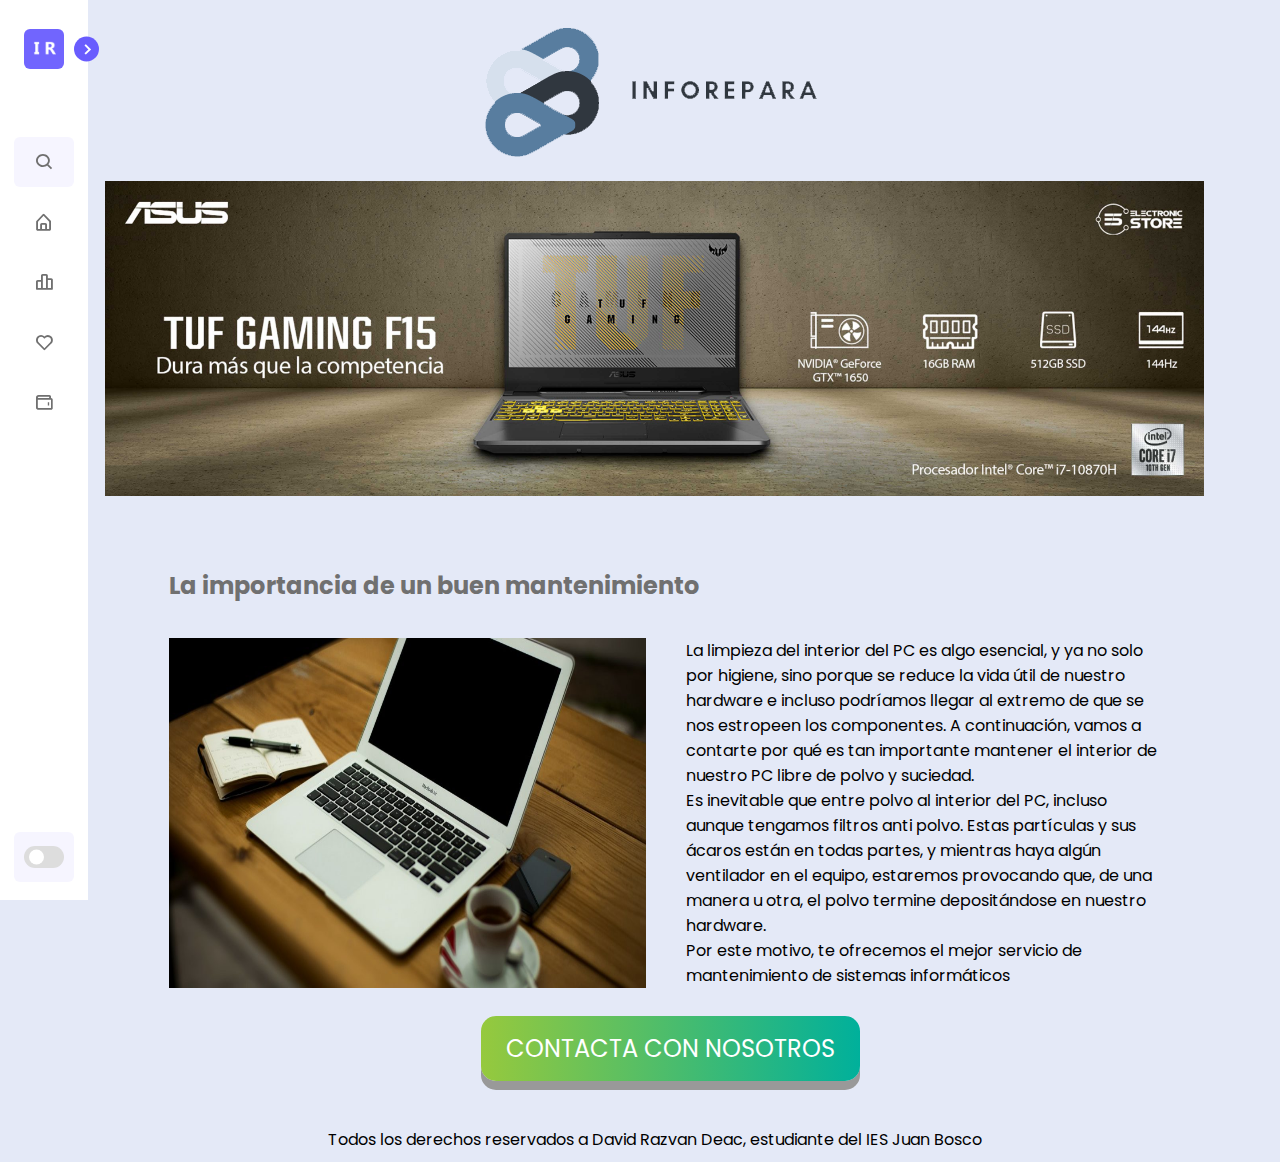
<file: index.html>
<!DOCTYPE html>
<html lang="en">
<head>
    <meta charset="UTF-8">
    <meta http-equiv="X-UA-Compatible" content="IE=edge">
    <meta name="viewport" content="width=device-width, initial-scale=1.0">
		<link rel="shortcut icon" href="images/icon.png" type="image/png" />
    <!----======== CSS ======== -->
    <link rel="stylesheet" href="css/nav.css">
	<link rel="stylesheet" href="css/index.css">

    <!----===== Boxicons CSS ===== -->
    <link href='https://unpkg.com/boxicons@2.1.1/css/boxicons.min.css' rel='stylesheet'>
	<link rel="stylesheet" href="https://cdnjs.cloudflare.com/ajax/libs/font-awesome/5.15.2/css/all.min.css"/>
    <meta name="viewport" content="width=device-width, initial-scale=1.0">
	
	<!---====JS=====---->
	<script defer src="js/scriptnav.js"></script>
	<script defer src="js/slideshow.js"></script>
  
    <title>InfoRepara, Tu tienda de Informática</title>
	<meta name="description" content="Tu tienda de Informática de confianza, siempre disponible para cualquier problema técnico, no dudes en contactarnos">
</head>
<body>
    <nav class="sidebar close">
        <header>
            <div class="image-text">
                <span class="image">
                    <img src="images/logonav.png" alt="">
                </span>

                <div class="text logo-text">
                    <span class="name">InfoRepara</span>
                    <span class="profession">Tienda de <br/>Informática</span>
                </div>
            </div>

            <i class='bx bx-chevron-right toggle'></i>
        </header>

        <div class="menu-bar">
            <div class="menu">

                <li class="search-box">
                    <i class='bx bx-search icon'></i>
                    <input type="text" placeholder="Search...">
                </li>

                <ul class="menu-links">
                    <li class="nav-link">
                        <a href="#">
                            <i class='bx bx-home-alt icon' ></i>
                            <span class="text nav-text">Inicio</span>
                        </a>
                    </li>

                    <li class="nav-link">
                        <a href="portfolio/componentes.html">
                            <i class='bx bx-bar-chart-alt-2 icon' ></i>
                            <span class="text nav-text">Componentes</span>
                        </a>
                    </li>

                    <li class="nav-link">
                        <a href="portfolio/about.html">
                            <i class='bx bx-heart icon' ></i>
                            <span class="text nav-text">Sobre nosotros</span>
                        </a>
                    </li>

                    <li class="nav-link">
                        <a href="portfolio/contacto.html">
                            <i class='bx bx-wallet icon' ></i>
                            <span class="text nav-text">Contacto</span>
                        </a>
                    </li>

                </ul>
            </div>

            <div class="bottom-content">

                <li class="mode">
                    <div class="sun-moon">
                        <i class='bx bx-moon icon moon'></i>
                        <i class='bx bx-sun icon sun'></i>
                    </div>
                    <span class="mode-text text">Dark mode</span>

                    <div class="toggle-switch">
                        <span class="switch"></span>
                    </div>
                </li>
                
            </div>
        </div>

    </nav>
    <main class="home">
		
		<section>
		<div class="logomain">
		<img class="logomainn" alt="logomain"/>
		</div>
    <div class="slideshow-container">

      <div class="mySlides fade">
        <img src="images/banner1.jpg" alt="banner" style="width:100%">
      </div>

      <div class="mySlides fade">
        <img src="images/banner2.jpg" alt="banner" style="width:100%">
      </div>

      <div class="mySlides fade">
        <img src="images/banner.jpg" alt="banner" style="width:100%">
      </div>
      <br>
    </div>
    <div style="text-align:center" class="dotclass">
      <span class="dot"></span>
      <span class="dot"></span>
      <span class="dot"></span>
    </div>
    <section id="sindex">
      <article id="aindex">
        <div class="h2index">
          <h2 class="h2text">La importancia de un buen mantenimiento</h2>
        </div>
        <br/>
        <div class="img-texto">
          <div class="inimg">
          <img src="images/index.jpg" alt="indeximg" class="imagenindex"/>
        </div>
        <div>
        <p class="texto">La limpieza del interior del PC es algo esencial, y ya no solo por higiene, sino porque se reduce la vida
          útil de nuestro hardware e incluso podríamos llegar al extremo de que se nos estropeen los componentes. A
          continuación, vamos a contarte por qué es tan importante mantener el interior de nuestro PC libre de polvo y
          suciedad.
          <br/>
          Es inevitable que entre polvo al interior del PC, incluso aunque tengamos filtros anti polvo. Estas partículas
          y sus ácaros están en todas partes, y mientras haya algún ventilador en el equipo, estaremos provocando que,
          de una manera u otra, el polvo termine depositándose en nuestro hardware.
          <br/>
          Por este motivo, te ofrecemos el mejor servicio de mantenimiento de sistemas informáticos</p>
        </div>
      </div>
      </article>
      <br/>
      <div class="boton">
        <a href="portfolio/contacto.html" class="botoncontacto">CONTACTA CON NOSOTROS</a>
        </div>
		<br/>
		<br/>
    </section>
				  <footer>
  <p class="tfooter">Todos los derechos reservados a David Razvan Deac, estudiante del <a href="https://www.iesjuanbosco.es/" class="enlaceinsti">IES Juan Bosco</a><p>
  </footer>
</section>
		</main>
			

</body>
</html>
</file>
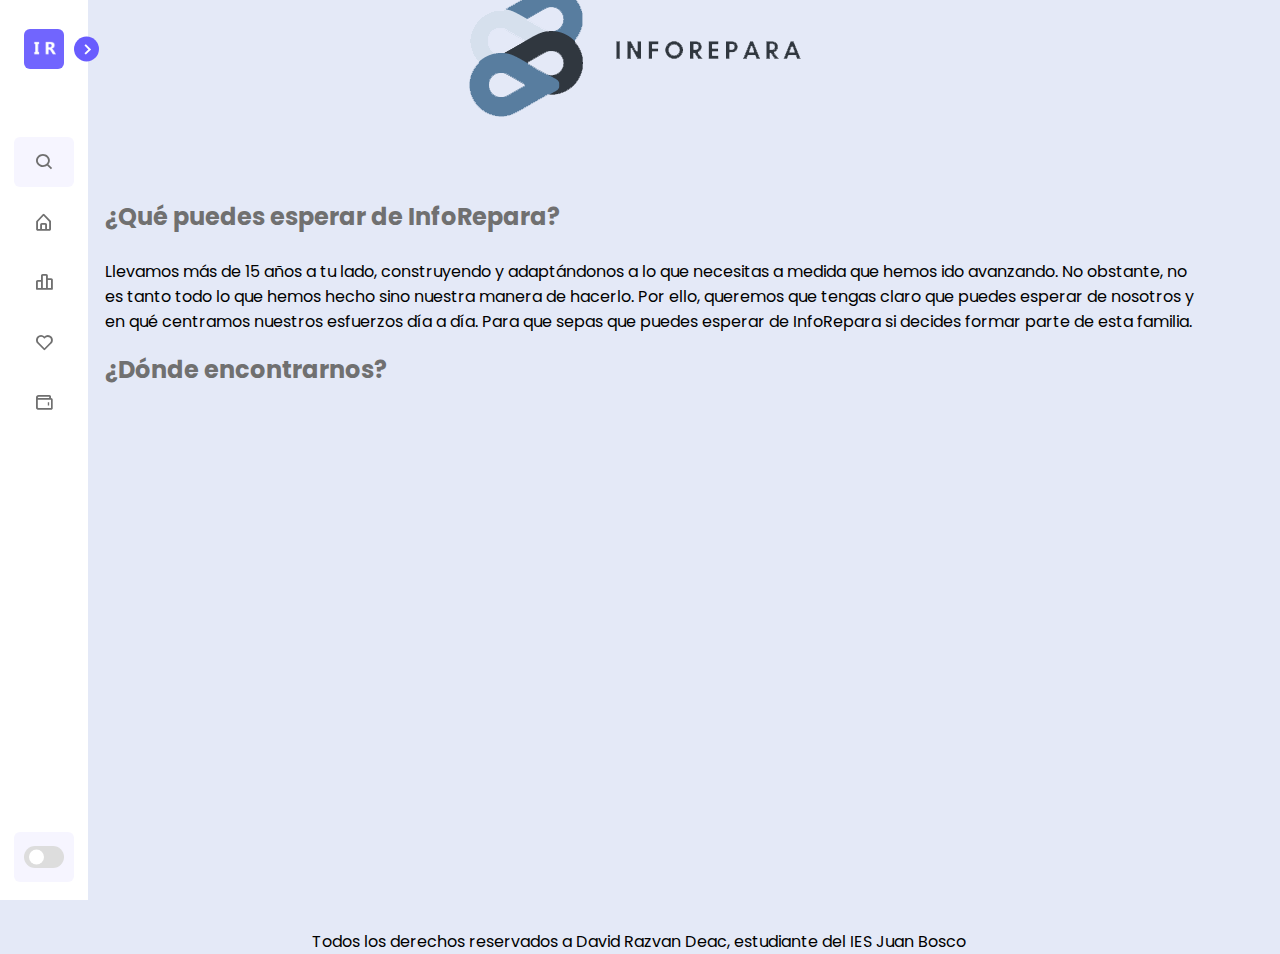
<file: portfolio/about.html>
<!DOCTYPE html>
<html lang="en">
<head>
    <meta charset="UTF-8">
    <meta http-equiv="X-UA-Compatible" content="IE=edge">
    <meta name="viewport" content="width=device-width, initial-scale=1.0">
	<link rel="shortcut icon" href="../images/icon.png" type="image/png" />
	
    <!----======== CSS ======== -->
    <link rel="stylesheet" href="../css/nav.css">
	<link rel="stylesheet" href="../css/index.css">
    <link rel="stylesheet" href="../css/about.css">

    <!----===== Boxicons CSS ===== -->
    <link href='https://unpkg.com/boxicons@2.1.1/css/boxicons.min.css' rel='stylesheet'>
	<link rel="stylesheet" href="https://cdnjs.cloudflare.com/ajax/libs/font-awesome/5.15.2/css/all.min.css"/>
    <meta name="viewport" content="width=device-width, initial-scale=1.0">
	
	<!---====JS=====---->
	<script defer src="../js/scriptnav.js"></script>
  

  
    <title>Sobre Nosotros</title>
	<meta name="description" content="Tu tienda de Informática de confianza, siempre disponible para cualquier problema técnico, no dudes en contactarnos">
</head>
<body>
    <nav class="sidebar close">
        <header>
            <div class="image-text">
                <span class="image">
                    <img src="../images/logonav.png" alt="">
                </span>

                <div class="text logo-text">
                    <span class="name">InfoRepara</span>
                    <span class="profession">Tienda de <br/>Informática</span>
                </div>
            </div>

            <i class='bx bx-chevron-right toggle'></i>
        </header>

        <div class="menu-bar">
            <div class="menu">

                <li class="search-box">
                    <i class='bx bx-search icon'></i>
                    <input type="text" placeholder="Search...">
                </li>

                <ul class="menu-links">
                    <li class="nav-link">
                        <a href="../index.html">
                            <i class='bx bx-home-alt icon' ></i>
                            <span class="text nav-text">Inicio</span>
                        </a>
                    </li>

                    <li class="nav-link">
                        <a href="componentes.html">
                            <i class='bx bx-bar-chart-alt-2 icon' ></i>
                            <span class="text nav-text">Componentes</span>
                        </a>
                    </li>

                    <li class="nav-link">
                        <a href="about.html">
                            <i class='bx bx-heart icon' ></i>
                            <span class="text nav-text">Sobre nosotros</span>
                        </a>
                    </li>

                    <li class="nav-link">
                        <a href="contacto.html">
                            <i class='bx bx-wallet icon' ></i>
                            <span class="text nav-text">Contacto</span>
                        </a>
                    </li>

                </ul>
            </div>

            <div class="bottom-content">

                <li class="mode">
                    <div class="sun-moon">
                        <i class='bx bx-moon icon moon'></i>
                        <i class='bx bx-sun icon sun'></i>
                    </div>
                    <span class="mode-text text">Dark mode</span>

                    <div class="toggle-switch">
                        <span class="switch"></span>
                    </div>
                </li>
                
            </div>
        </div>

    </nav>
    <main class="home">
		<div class="logomain">
		<img class="logomainn" alt="logomain"/>
		</div>
		    <section>
      <br/>
      <article>
        <h2>¿Qué puedes esperar de InfoRepara?</h2>
        <br/>
        <p class="texto"> Llevamos más de 15 años a tu lado, construyendo y adaptándonos a lo que necesitas a medida que hemos ido
          avanzando.
          No obstante, no es tanto todo lo que hemos hecho sino nuestra manera de hacerlo. Por ello, queremos que tengas
          claro que puedes esperar de nosotros y en qué centramos nuestros esfuerzos día a día. Para que sepas que
          puedes
          esperar de InfoRepara si decides formar parte de esta familia.</p>
      </article>
<br/>
      <article>
        <h2>¿Dónde encontrarnos?</h2>
        <br/>
        <div class="maps">
        <iframe
          src="https://www.google.com/maps/embed?pb=!1m14!1m8!1m3!1d12152.625024174495!2d-3.6741858!3d40.4053891!3m2!1i1024!2i768!4f13.1!3m3!1m2!1s0x0%3A0x7a03480ef4478d60!2sPcComponentes!5e0!3m2!1ses!2ses!4v1644830853495!5m2!1ses!2ses"
          width="600" height="450" style="border:0;" allowfullscreen="" loading="lazy"></iframe>
        </div>
      </article>
    </section>
	<br>
	<br>
					  <footer>
  <p class="tfooter">Todos los derechos reservados a David Razvan Deac, estudiante del <a href="https://www.iesjuanbosco.es/" class="enlaceinsti">IES Juan Bosco</a><p>
  </footer>
  </section>
		</main>
</body>
</html>>
</file>
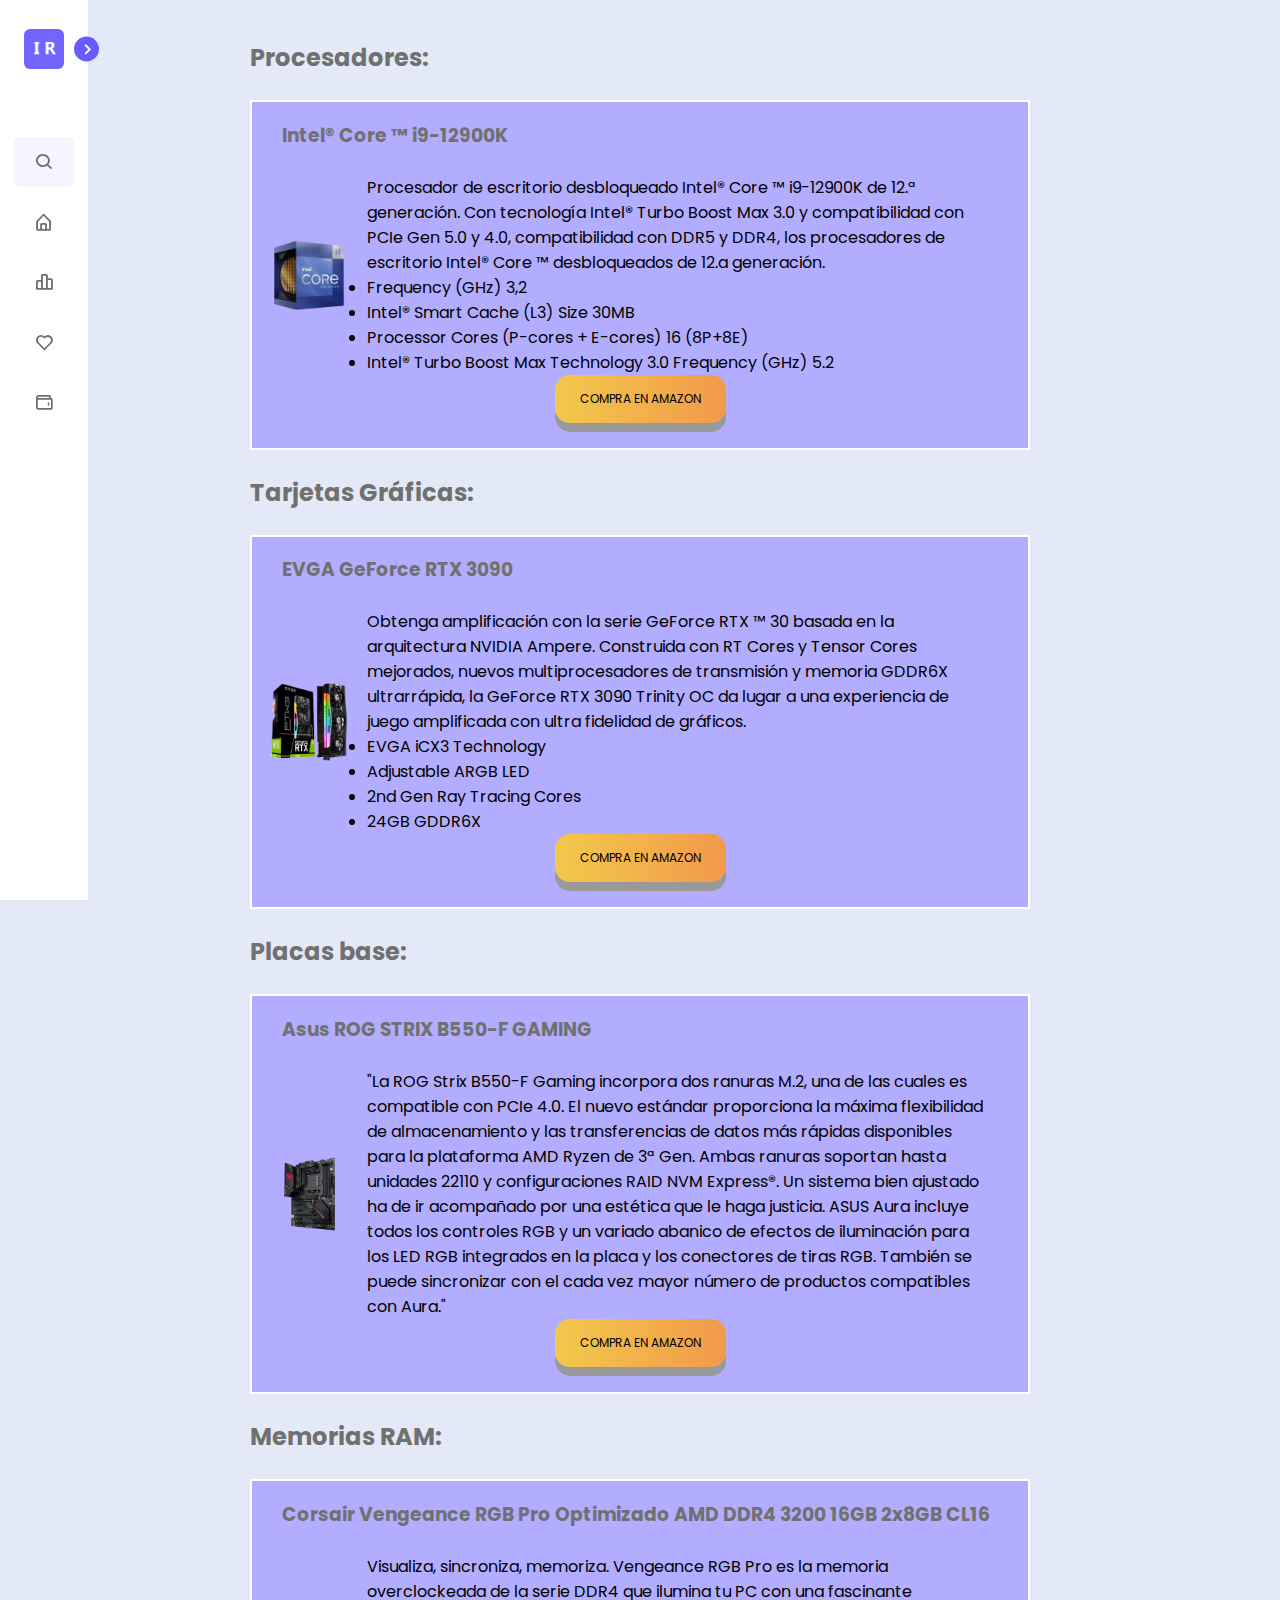
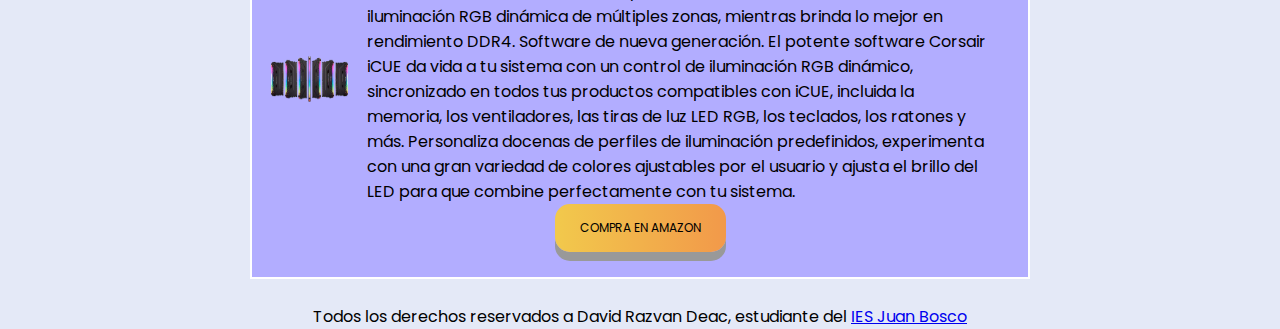
<file: portfolio/componentes.html>
<!DOCTYPE html>
<html lang="en">
<head>
    <meta charset="UTF-8">
    <meta http-equiv="X-UA-Compatible" content="IE=edge">
    <meta name="viewport" content="width=device-width, initial-scale=1.0">
		<link rel="shortcut icon" href="../images/icon.png" type="image/png" />
    <!----======== CSS ======== -->
    <link rel="stylesheet" href="../css/nav.css">
	<link rel="stylesheet" href="../css/componentes.css">
    <!----===== Boxicons CSS ===== -->
    <link href='https://unpkg.com/boxicons@2.1.1/css/boxicons.min.css' rel='stylesheet'>
	<link rel="stylesheet" href="https://cdnjs.cloudflare.com/ajax/libs/font-awesome/5.15.2/css/all.min.css"/>
    <meta name="viewport" content="width=device-width, initial-scale=1.0">
	
	    <script defer src="../js/scriptnav.js"></script>
    
    <title>Componentes</title>
	<meta name="description" content="Tu tienda de Informática de confianza, siempre disponible para cualquier problema técnico, no dudes en contactarnos">
</head>
<body>
    <nav class="sidebar close">
        <header>
            <div class="image-text">
                <span class="image">
                    <img src="../images/logonav.png" alt="logonav">
                </span>

                <div class="text logo-text">
                    <span class="name">InfoRepara</span>
                    <span class="profession">Tienda de <br/>Informática</span>
                </div>
            </div>

            <i class='bx bx-chevron-right toggle'></i>
        </header>

        <div class="menu-bar">
            <div class="menu">

                <li class="search-box">
                    <i class='bx bx-search icon'></i>
                    <input type="text" placeholder="Search...">
                </li>

                <ul class="menu-links">
                    <li class="nav-link">
                        <a href="../index.html">
                            <i class='bx bx-home-alt icon' ></i>
                            <span class="text nav-text">Inicio</span>
                        </a>
                    </li>

                    <li class="nav-link">
                        <a href="componentes.html">
                            <i class='bx bx-bar-chart-alt-2 icon' ></i>
                            <span class="text nav-text">Componentes</span>
                        </a>
                    </li>

                    <li class="nav-link">
                        <a href="about.html">
                            <i class='bx bx-heart icon' ></i>
                            <span class="text nav-text">Sobre nosotros</span>
                        </a>
                    </li>

                    <li class="nav-link">
                        <a href="contacto.html">
                            <i class='bx bx-wallet icon' ></i>
                            <span class="text nav-text">Contacto</span>
                        </a>
                    </li>

                </ul>
            </div>

            <div class="bottom-content">


                
            </div>
        </div>

    </nav>
			  		
   <main id="compo">
    <section>
      <h2>Procesadores:</h2>
      <article class="carticle">
        <br />
        <div class="bordeprod">
          <h3>Intel® Core ™ i9-12900K</h3>
          <br />
          <div class="producto">
            <br />
            <div class="imgprod">
              <img src="../images/intel11.png" class="imgproducto" alt="procesador" />
            </div>
            <div class="descripcion">
              <p class="texto">Procesador de escritorio desbloqueado Intel® Core ™ i9-12900K de 12.ª generación. Con tecnología Intel®
                Turbo
                Boost Max 3.0 y compatibilidad con PCIe Gen 5.0 y 4.0, compatibilidad con DDR5 y DDR4, los procesadores
                de
                escritorio Intel® Core ™ desbloqueados de 12.a generación.
                <div class="descripcion2">
                <ul class="texto">
                <li>Frequency (GHz) 3,2</li>
                <li>Intel® Smart Cache (L3) Size 30MB</li>
                <li>Processor Cores (P-cores + E-cores) 16 (8P+8E) </li>
                <li>Intel® Turbo Boost Max Technology 3.0 Frequency (GHz) 5.2</li>
              </ul>
              </div>
            </div>
          </div>
          <div class="boton2">
            <a href="https://www.amazon.es/Intel-BX8071512900K-Core-I9-12900K-3-20GHZ/dp/B09FXDLX95/ref=sr_1_1?__mk_es_ES=%C3%85M%C3%85%C5%BD%C3%95%C3%91&crid=WAL8XOS8YVWJ&keywords=Intel+Core+i9-12900K+5.2+GHz&qid=1644911860&sprefix=intel+core+i9-12900k+5.2+ghz%2Caps%2C75&sr=8-1"
              target="_blank" class="botonproducto">COMPRA EN
                AMAZON</a>
          </div>
          <br />
        </div>
      </article>
      <br />
    </section>
    <section>
      <h2>Tarjetas Gráficas:</h2>
      <br />
      <article class="carticle">
        <div class="bordeprod">
          <h3>EVGA GeForce RTX 3090</h3>
          <br />
          <div class="producto">
            <br />
            <div class="imgprod">
              <img src="../images/gpu.png" class="imgproducto" alt="rtx" />
            </div>
            <div class="descripcion">
              <p class="texto">Obtenga amplificación con la serie GeForce RTX ™ 30 basada en la
                arquitectura NVIDIA Ampere. Construida con RT Cores y Tensor Cores mejorados, nuevos multiprocesadores
                de transmisión y memoria GDDR6X ultrarrápida, la GeForce RTX 3090 Trinity OC da lugar a una
                experiencia de juego amplificada con ultra fidelidad de gráficos.
                <div class="descripcion2">
              <ul class="texto">
                <li>EVGA iCX3 Technology</li>
                <li>Adjustable ARGB LED</li>
                <li>2nd Gen Ray Tracing Cores</li>
                <li>24GB GDDR6X</li>
              </ul>
              </div>
            </div>
          </div>
          <div class="boton2">
            <a href="amazon.es/EVGA-GeForce-24G-P5-3987-KR-Technology-Backplate/dp/B08HGS1SXH/ref=sr_1_2?ascsubtag=tomshardware-es-2080031014903314200-20&geniuslink=true&keywords=Nvidia+GeForce+RTX+3090&linkCode=sl2&linkId=15a5385583364308b719239ca69d75ff&qid=1644911562&sr=8-2"
              target="_blank" class="botonproducto">COMPRA EN AMAZON</a>
          </div>
          <br />
        </div>
		
      </article>
	  		  
    </section>
	<br/>
    <section>
      <h2>Placas base:</h2>
      <br />
	        <article class="carticle">
        <div class="bordeprod">
          <h3>Asus ROG STRIX B550-F GAMING</h3>
          <br />
          <div class="producto">
            <br />
            <div class="imgprod">
              <img src="../images/placabase.png" class="imgproducto" alt="rtx" />
            </div>
            <div class="descripcion">
              <p class="texto">"La ROG Strix B550-F Gaming incorpora dos ranuras M.2, una de las cuales es compatible con PCIe 4.0. El nuevo estándar proporciona la máxima flexibilidad de almacenamiento y las transferencias de datos más rápidas disponibles para la plataforma AMD Ryzen de 3ª Gen. Ambas ranuras soportan hasta unidades 22110 y configuraciones RAID NVM Express®.
Un sistema bien ajustado ha de ir acompañado por una estética que le haga justicia. ASUS Aura incluye todos los controles RGB y un variado abanico de efectos de iluminación para los LED RGB integrados en la placa y los conectores de tiras RGB. También se puede sincronizar con el cada vez mayor número de productos compatibles con Aura."
            </p></div>
          </div>
          <div class="boton2">
            <a href="https://www.amazon.es/ASUS-ROG-Strix-B550-F-Gaming/dp/B089HFR9CX"
              target="_blank" class="botonproducto">COMPRA EN AMAZON</a>
          </div>
          <br />
        </div>
		
      </article>
    </section>
	<br/>
    <section>
      <h2>Memorias RAM:</h2>
      <br />
	  	        <article class="carticle">
        <div class="bordeprod">
          <h3>Corsair Vengeance RGB Pro Optimizado AMD DDR4 3200 16GB 2x8GB CL16</h3>
          <br />
          <div class="producto">
            <br />
            <div class="imgprod">
              <img src="../images/ram.png" class="imgproducto" alt="rtx" />
            </div>
            <div class="descripcion">
			<p class="texto">
			Visualiza, sincroniza, memoriza. Vengeance RGB Pro es la memoria overclockeada de la serie DDR4 que ilumina tu PC con una fascinante iluminación RGB dinámica de múltiples zonas, mientras brinda lo mejor en rendimiento DDR4.
Software de nueva generación. El potente software Corsair iCUE da vida a tu sistema con un control de iluminación RGB dinámico, sincronizado en todos tus productos compatibles con iCUE, incluida la memoria, los ventiladores, las tiras de luz LED RGB, los teclados, los ratones y más. Personaliza docenas de perfiles de iluminación predefinidos, experimenta con una gran variedad de colores ajustables por el usuario y ajusta el brillo del LED para que combine perfectamente con tu sistema.
            </p></div>
          </div>
          <div class="boton2">
            <a href="https://www.amazon.es/Corsair-Vengeance-RGB-Pro-Entusiasta/dp/B07D1XCKWW"
              target="_blank" class="botonproducto">COMPRA EN AMAZON</a>
          </div>
          <br />
        </div>
      </article>
    </section>
	<br/>

	  <footer>
  <p class="tfooter">Todos los derechos reservados a David Razvan Deac, estudiante del <a href="https://www.iesjuanbosco.es/">IES Juan Bosco</a><p>
  </footer>
  </main>

</body>
</html>
</file>
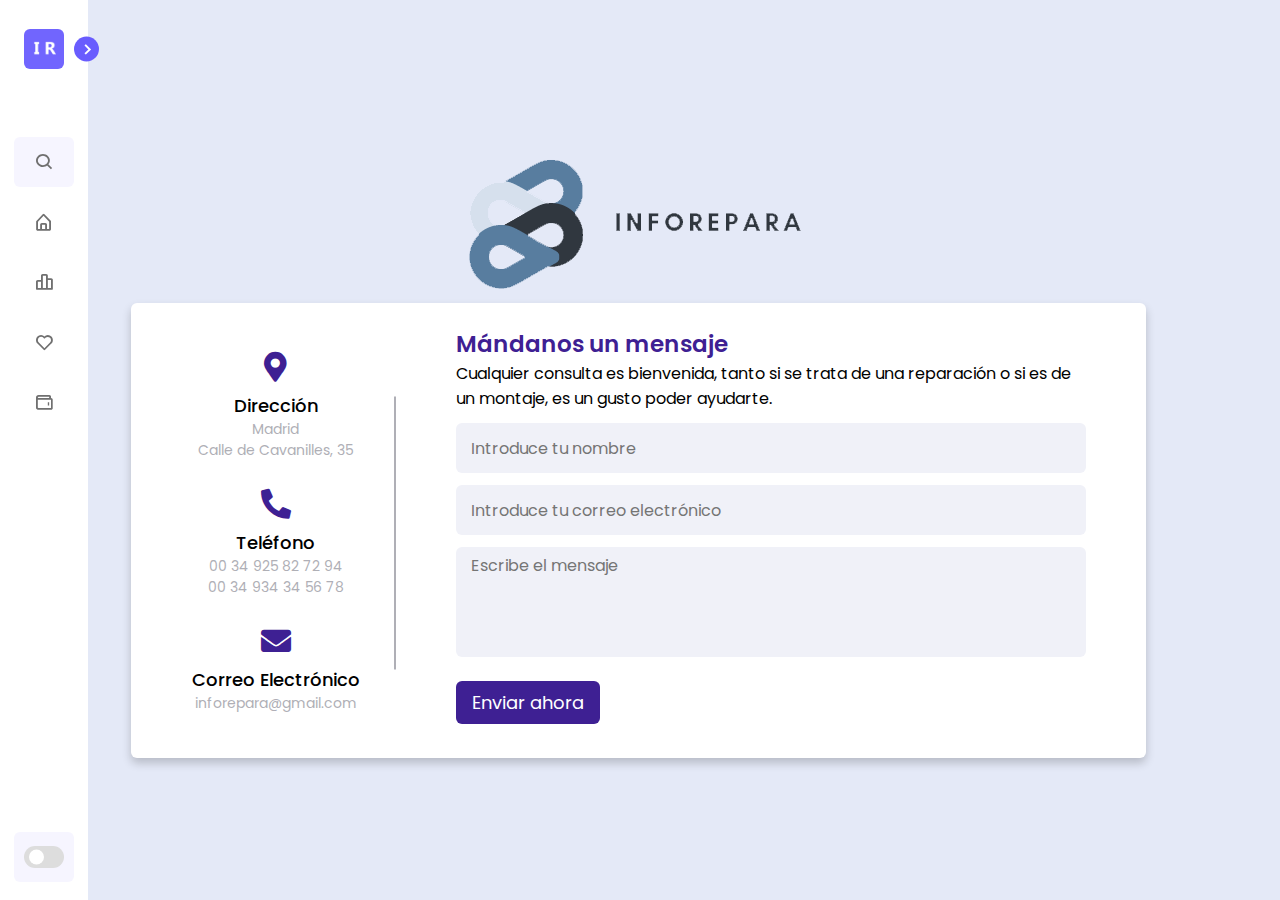
<file: portfolio/contacto.html>
<!DOCTYPE html>
<html lang="en">
<head>
    <meta charset="UTF-8">
    <meta http-equiv="X-UA-Compatible" content="IE=edge">
    <meta name="viewport" content="width=device-width, initial-scale=1.0">
		<link rel="shortcut icon" href="../images/icon.png" type="image/png" />
    <!----======== CSS ======== -->
    <link rel="stylesheet" href="../css/nav.css">
	<link rel="stylesheet" href="../css/contacto.css">
  <link rel="stylesheet" href="../css/contacto1.css">
    <!----===== Boxicons CSS ===== -->
    <link href='https://unpkg.com/boxicons@2.1.1/css/boxicons.min.css' rel='stylesheet'>
	<link rel="stylesheet" href="https://cdnjs.cloudflare.com/ajax/libs/font-awesome/5.15.2/css/all.min.css"/>
    <meta name="viewport" content="width=device-width, initial-scale=1.0">
	
	    <script defer src="../js/scriptnav.js"></script>
    
    <title>Formulario de Contacto</title> 
	<meta name="description" content="Tu tienda de Informática de confianza, siempre disponible para cualquier problema técnico, no dudes en contactarnos">
</head>
<body>
    <nav class="sidebar close">
        <header>
            <div class="image-text">
                <span class="image">
                    <img src="../images/logonav.png" alt="logonav">
                </span>

                <div class="text logo-text">
                    <span class="name">InfoRepara</span>
                    <span class="profession">Tienda de <br/>Informática</span>
                </div>
            </div>

            <i class='bx bx-chevron-right toggle'></i>
        </header>

        <div class="menu-bar">
            <div class="menu">

                <li class="search-box">
                    <i class='bx bx-search icon'></i>
                    <input type="text" placeholder="Search...">
                </li>

                <ul class="menu-links">
                    <li class="nav-link">
                        <a href="../index.html">
                            <i class='bx bx-home-alt icon' ></i>
                            <span class="text nav-text">Inicio</span>
                        </a>
                    </li>

                    <li class="nav-link">
                        <a href="componentes.html">
                            <i class='bx bx-bar-chart-alt-2 icon' ></i>
                            <span class="text nav-text">Componentes</span>
                        </a>
                    </li>

                    <li class="nav-link">
                        <a href="about.html">
                            <i class='bx bx-heart icon' ></i>
                            <span class="text nav-text">Sobre nosotros</span>
                        </a>
                    </li>

                    <li class="nav-link">
                        <a href="contacto.html">
                            <i class='bx bx-wallet icon' ></i>
                            <span class="text nav-text">Contacto</span>
                        </a>
                    </li>

                </ul>
            </div>

            <div class="bottom-content">

                <li class="mode">
                    <div class="sun-moon">
                        <i class='bx bx-moon icon moon'></i>
                        <i class='bx bx-sun icon sun'></i>
                    </div>
                    <span class="mode-text text">Dark mode</span>

                    <div class="toggle-switch">
                        <span class="switch"></span>
                    </div>
                </li>
                
            </div>
        </div>

    </nav>
			  		
    <main class="home">
				<div class="logomain">
		<img class="logomainn" alt="logomain"/>
		</div>
		  <section>
    <div class="content">
      <div class="left-side">
        <div class="address details">
          <i class="fas fa-map-marker-alt"></i>
          <div class="topic">Dirección</div>
          <div class="text-one">Madrid</div>
          <div class="text-two">Calle de Cavanilles, 35</div>
        </div>
        <div class="phone details">
          <i class="fas fa-phone-alt"></i>
          <div class="topic">Teléfono</div>
          <div class="text-one">00 34 925 82 72 94</div>
          <div class="text-two">00 34 934 34 56 78</div>
        </div>
        <div class="email details">
          <i class="fas fa-envelope"></i>
          <div class="topic">Correo Electrónico</div>
          <div class="text-one">inforepara@gmail.com</div>
          <div class="text-two"></div>
        </div>
      </div>
      <div class="right-side">
        <div class="topic-text">Mándanos un mensaje</div>
        <p>Cualquier consulta es bienvenida, tanto si se trata de una reparación o si es de un montaje, es un gusto poder ayudarte.</p>
      <form action="mailto:davidrazvandeac@gmail.com" method="get">
        <div class="input-box">
          <input type="text" placeholder="Introduce tu nombre">
        </div>
        <div class="input-box">
          <input type="text" placeholder="Introduce tu correo electrónico">
        </div>
        <div class="input-box message-box">
          <textarea placeholder="Escribe el mensaje"></textarea>
        </div>
        <div class="button">
          <input type="button" value="Enviar ahora" >
        </div>
      </form>
    </div>
    </div>
  </section>
  </main>
</body>
</html>
</file>
<file: css/nav.css>
/* Google Font Import - Poppins */
@import url('https://fonts.googleapis.com/css2?family=Poppins:wght@300;400;500;600;700&display=swap');
*{
    margin: 0;
    padding: 0;
    box-sizing: border-box;
    font-family: 'Poppins', sans-serif;
}

:root{
    /* ===== Colors ===== */
    --body-color: #E4E9F7;
    --sidebar-color: #FFF;
    --primary-color: #695CFE;
    --primary-color-light: #F6F5FF;
    --toggle-color: #DDD;
    --text-color: #707070;
	--texto-color: #000;
	--h1-color: #121214;
	--h2-color: #121214;
	--h3-color: #121214;

    /* ====== Transition ====== */
    --tran-03: all 0.2s ease;
    --tran-03: all 0.3s ease;
    --tran-04: all 0.3s ease;
    --tran-05: all 0.3s ease;
}

body{
    min-height: 100vh;
    background-color: var(--body-color);
    transition: var(--tran-05);
}

::selection{
    background-color: var(--primary-color);
    color: #fff;
}

body.dark{
    --body-color: #18191a;
    --sidebar-color: #242526;
    --primary-color: #3a3b3c;
    --primary-color-light: #3a3b3c;
    --toggle-color: #fff;
    --text-color: #ccc;
	--texto-color: #fff;
	--h1-color: #fff;
	--h2-color: #fff;
	--h3-color: #fff;
}

/* ===== Sidebar ===== */
 .sidebar{
    position: fixed;
    top: 0;
    left: 0;
    height: 100%;
    width: 250px;
    padding: 10px 14px;
    background: var(--sidebar-color);
    transition: var(--tran-05);
    z-index: 100;  
}
.sidebar.close{
    width: 88px;
}

/* ===== Reusable code - Here ===== */
.sidebar li{
    height: 50px;
    list-style: none;
    display: flex;
    align-items: center;
    margin-top: 10px;
}

.sidebar header .image,
.sidebar .icon{
    min-width: 60px;
    border-radius: 6px;
}

.sidebar .icon{
    min-width: 60px;
    border-radius: 6px;
    height: 100%;
    display: flex;
    align-items: center;
    justify-content: center;
    font-size: 20px;
}

.sidebar .text, .texto, h1, h2, h3,
.sidebar .icon{
    color: var(--text-color);
    transition: var(--tran-03);
}

.sidebar .text{
    font-size: 17px;
    font-weight: 500;
    white-space: nowrap;
    opacity: 1;
}

.sidebar.close .text{
    opacity: 0;
}
/* =========================== */

.sidebar header{
    position: relative;
}

.sidebar header .image-text{
    display: flex;
    align-items: center;
}
.sidebar header .logo-text{
    display: flex;
    flex-direction: column;
}
header .image-text .name {
    margin-top: 2px;
    font-size: 18px;
    font-weight: 600;
}

header .image-text .profession{
    font-size: 16px;
    margin-top: -2px;
    display: block;
}

.sidebar header .image{
    display: flex;
    align-items: center;
    justify-content: center;
}

.sidebar header .image img{
    width: 40px;
    border-radius: 6px;
}

.sidebar header .toggle{
    position: absolute;
    top: 50%;
    right: -25px;
    transform: translateY(-50%) rotate(180deg);
    height: 25px;
    width: 25px;
    background-color: var(--primary-color);
    color: var(--sidebar-color);
    border-radius: 50%;
    display: flex;
    align-items: center;
    justify-content: center;
    font-size: 22px;
    cursor: pointer;
    transition: var(--tran-05);
}

body.dark .sidebar header .toggle{
    color: var(--text-color);
}

.sidebar.close .toggle{
    transform: translateY(-50%) rotate(0deg);
}

.sidebar .menu{
    margin-top: 40px;
}

.sidebar li.search-box{
    border-radius: 6px;
    background-color: var(--primary-color-light);
    cursor: pointer;
    transition: var(--tran-05);
}

.sidebar li.search-box input{
    height: 100%;
    width: 100%;
    outline: none;
    border: none;
    background-color: var(--primary-color-light);
    color: var(--text-color);
	color: var(--texto-color);
	color: var(--h1-color);
	color: var(--h3-color);
	color: var(--h2-color);
    border-radius: 6px;
    font-size: 17px;
    font-weight: 500;
    transition: var(--tran-05);
}
.sidebar li a{
    list-style: none;
    height: 100%;
    background-color: transparent;
    display: flex;
    align-items: center;
    height: 100%;
    width: 100%;
    border-radius: 6px;
    text-decoration: none;
    transition: var(--tran-03);
}

.sidebar li a:hover{
    background-color: var(--primary-color);
}
.sidebar li a:hover .icon,
.sidebar li a:hover .text{
    color: var(--sidebar-color);
}
body.dark .sidebar li a:hover .icon,
body.dark .sidebar li a:hover .text{
    color: var(--text-color);
	color: var(--texto-color);
	color: var(--h1-color);
	color: var(--h2-color);
	color: var(--h3-color);
}

.bottom-content{
	margin-bottom:30px;
}

.sidebar .menu-bar{
    height: calc(100% - 55px);
    display: flex;
    flex-direction: column;
    justify-content: space-between;
    overflow-y: scroll;
}
.menu-bar::-webkit-scrollbar{
    display: none;
}
.sidebar .menu-bar .mode {
    border-radius: 6px;
    background-color: var(--primary-color-light);
    position: relative;
    transition: var(--tran-05);
}

.menu-bar .mode .sun-moon{
    height: 50px;
    width: 60px;
}

.mode .sun-moon i{
    position: absolute;
}
.mode .sun-moon i.sun{
    opacity: 0;
}
body.dark .mode .sun-moon i.sun{
    opacity: 1;
}
body.dark .mode .sun-moon i.moon{
    opacity: 0;
}

.menu-bar .bottom-content .toggle-switch{
    position: absolute;
    right: 0;
    height: 100%;
    min-width: 60px;
    display: flex;
    align-items: center;
    justify-content: center;
    border-radius: 6px;
    cursor: pointer;
}
.toggle-switch .switch{
    position: relative;
    height: 22px;
    width: 40px;
    border-radius: 25px;
    background-color: var(--toggle-color);
    transition: var(--tran-05);
}

.switch::before{
    content: '';
    position: absolute;
    height: 15px;
    width: 15px;
    border-radius: 50%;
    top: 50%;
    left: 5px;
    transform: translateY(-50%);
    background-color: var(--sidebar-color);
    transition: var(--tran-04);
}

body.dark .switch::before{
    left: 20px;
}

.home{
    position: absolute;
    top: 0;
    top: 0;
    left: 250px;
    height: 100vh;
    width: calc(100% - 250px);
    background-color: var(--body-color);
    transition: var(--tran-05);
}
.home .text{
    font-size: 30px;
    font-weight: 500;
    color: var(--text-color);
    padding: 12px 60px;
}

.texto{
    color: var(--texto-color);
	
}

.sidebar.close ~ .home{
    left: 41px;
    height: 100vh;
    width: calc(100% - 85px);

}
@media (max-width: 820px) {
	.sidebar.close ~ .home{
		height: auto;
		top: 30px;
		left: 61px;
		}
	footer{
	padding-left:40px;
	padding-bottom:20px;
	}
	.slideshow-container{
	padding-left:2em;
}

body.dark .home .text{
    color: var(--text-color);
}
</file>
<file: css/index.css>
section{
    font-family: sans-serif;
    padding: 40px 20px 10px;
    width: 100%;
    height: 100%
	margin:auto;
	padding-left:4em;
	padding-right: 2em;
}
.logomain{
    margin-top: -30px;
    margin-bottom: 10px;
    display: flex;
    flex-direction: row;
    align-items: center;
    justify-content: center;
}

.logomainn{
	content: url(../images/inforepara.png);
}

footer{
	color:black;
	display:flex;
	flex-direction: row;
	justify-content:center;
	align-items:center;
}

.enlaceinsti{
	color:black;
}

.img-texto {
    display: -ms-flex;
    display: -webkit-flex;
    display: flex;
}

.img-texto > div {
    width: 50%;
    padding: 10px;
}

.img-texto > div:first-child {
    margin-right: 20px;
	margin-left: -10px;
}

.imagenindex{
    width: 100%;
    height: 100%;
}

@media (max-width:786px){
    .img-texto > .intexto{
        display: flex;
        flex: row;
        width: 100%;
    }

	.logomainn{
	content: url(../images/inforepara2.png);
}

    .intexto{
        margin: auto;
    }

    section{
        margin: auto;
        padding-left:2em;
        padding-right: none;
    }

    .img-texto > div {
        width: 100%;
        padding: 10px;
		margin-left: -10px;
    }

    .imagenindex {
        width: 80%;
        height: 100%;
    }

    .img-texto > .inimg{
        display: flex;
        flex: column;
        width: 100%;
        margin: auto;
        padding-bottom:30px;
    }
    .img-texto {
    
        display: -ms-flex;
        display: -webkit-flex;
        display: flex;
        flex-direction: column;
        width: 100%;
    }
}


.boton{
    display: flex;
    justify-content: center;
}

.botoncontacto {
    display: inline-block;
    padding: 15px 25px;
    font-size: 24px;
    cursor: pointer;
    text-align: center;	
    text-decoration: none;
    outline: none;
    color: #fff;
    background: #00b09b;  /* fallback for old browsers */
    background: -webkit-linear-gradient(to right, #96c93d, #00b09b);  /* Chrome 10-25, Safari 5.1-6 */
    background: linear-gradient(to right, #96c93d, #00b09b); /* W3C, IE 10+/ Edge, Firefox 16+, Chrome 26+, Opera 12+, Safari 7+ */
    border: none;
    border-radius: 15px;
    box-shadow: 0 9px #999;
  }
  
  .botoncontacto:hover {background-color: #3e8e41}
  
  .botoncontacto:active {
    background-color: #3e8e41;
    box-shadow: 0 5px #666;
    transform: translateY(4px);
  }

a{
    text-decoration: none;
    color: white;
}
</file>
<file: css/about.css>
@media (max-width: 820px) {
	.sidebar.close ~ .home{
		height: auto;
		top: 30px;
		left: 81px;
		}
</file>
<file: css/componentes.css>
/* Google Font CDN Link */
@import url('https://fonts.googleapis.com/css2?family=Poppins:wght@200;300;400;500;600;700&display=swap');
*{
  margin: 0;
  padding: 0;
  box-sizing: border-box;
  font-family: "Poppins" , sans-serif;
}
body{
  min-height: 100vh;
  width: 100%;
  display: flex;
  align-items: center;
  justify-content: center;
}

.logomain{
    display: flex;
    flex-direction: row;
    align-items: center;
    justify-content: center;
}

.logomainn{
	content: url(../images/inforepara.png);
}

main{
    margin: 40px 250px auto;
    color: white;
}


main h3{
    display: flex;
    margin-top: 1em;
    padding-left: 30px;
}

footer{
	color:black;
	display:flex;
	flex-direction: row;
	justify-content:center;
	align-items:center;
}

.bordeprod{
    background-color: #b2adff;
    border: white solid;
    border-width: 2px;
}

.producto {
    
    display: -ms-flex;
    display: -webkit-flex;
    display: flex;
    flex-direction: row;
    width: 100%;
}

.producto > .imgprod {
    display: flex;
    width: 20%;
    justify-content: center;
    align-items: center;
    margin: -20px;
}

.producto > .descripcion {

    width:80%
}

@media (max-width: 768px){
    .carticle{
        background-color: #b2adff;
        border: white solid;
        border-width: 2px;
        width: 100%;
    }

    main{
        width: 91%;
        margin: auto;
		padding-left:92px;
    }

    .bordeprod{
        border:none;
        margin-right: 50px;
    }

    .producto > .descripcion > .descripcion2{
        display: flex;
        flex: column;
        width: 100%;
    }

    .descripcion{
        margin: auto;
    }

    .descripcion2{
        padding-bottom: 20px;
    }

    .producto > .imgprod{
        display: flex;
        flex: column;
        width: 120%;
        margin: auto;
        padding-bottom:30px;
    }
    .producto {
    
        display: -ms-flex;
        display: -webkit-flex;
        display: flex;
        flex-direction: column;
        width: 100%;
		padding-left: 20px;
    }
    .boton2{
        width: 120%;
    }
}

.imgproducto{
    width: 50%;
}

.boton2{
    display: flex;
    justify-content: center;
}

.botonproducto {
    display: inline-block;
    padding: 15px 25px;
    font-size: 12px;
    cursor: pointer;
    text-align: center;	
    text-decoration: none;
    outline: none;
    color:black;
    background: #F2994A;  /* fallback for old browsers */
    background: -webkit-linear-gradient(to right, #F2C94C, #F2994A);  /* Chrome 10-25, Safari 5.1-6 */
    background: linear-gradient(to right, #F2C94C, #F2994A); /* W3C, IE 10+/ Edge, Firefox 16+, Chrome 26+, Opera 12+, Safari 7+ */
    
    border: none;
    border-radius: 15px;
    box-shadow: 0 9px #999;
  }
  
  .botonproducto:hover {background-color: #3e8e41}
  
  .botonproducto:active {
    background-color: #3e8e41;
    box-shadow: 0 5px #666;
    transform: translateY(4px);
  }

































































































































/* /// */
</file>
<file: css/contacto.css>
/* Google Font CDN Link */
@import url('https://fonts.googleapis.com/css2?family=Poppins:wght@200;300;400;500;600;700&display=swap');
*{
  margin: 0;
  padding: 0;
  box-sizing: border-box;
  font-family: "Poppins" , sans-serif;
}
body{
  min-height: 100vh;
  width: 100%;
  display: flex;
  align-items: center;
  justify-content: center;
}

.logomain{
    display: flex;
    flex-direction: row;
    align-items: center;
    justify-content: center;
}

.logomainn{
	content: url(../images/inforepara.png);
}

.home{
	display:flex;
	flex-direction:column;
	justify-content:center;
	align-items:center;
}
section{
  width: 85%;
  background-color: #fff;
  border-radius: 6px;
  padding: 20px 60px 30px 40px;
  box-shadow: 0 5px 10px rgba(0, 0, 0, 0.2);
}
section .content{
  display: flex;
  align-items: center;
  justify-content: space-between;
}
section .content .left-side{
  width: 25%;
  height: 100%;
  display: flex;
  flex-direction: column;
  align-items: center;
  justify-content: center;
  margin-top: 15px;
  position: relative;
}
.content .left-side::before{
  content: '';
  position: absolute;
  height: 70%;
  width: 2px;
  right: -15px;
  top: 50%;
  transform: translateY(-50%);
  background: #afafb6;
}
.content .left-side .details{
  margin: 14px;
  text-align: center;
}
.content .left-side .details i{
  font-size: 30px;
  color: #3e2093;
  margin-bottom: 10px;
}
.content .left-side .details .topic{
  font-size: 18px;
  font-weight: 500;
}
.content .left-side .details .text-one,
.content .left-side .details .text-two{
  font-size: 14px;
  color: #afafb6;
}


section .content .right-side{
  width: 75%;
  margin-left: 75px;
}
.content .right-side .topic-text{
  font-size: 23px;
  font-weight: 600;
  color: #3e2093;
}
.right-side .input-box{
  height: 50px;
  width: 100%;
  margin: 12px 0;
}
.right-side .input-box input,
.right-side .input-box textarea{
  height: 100%;
  width: 100%;
  border: none;
  outline: none;
  font-size: 16px;
  background: #F0F1F8;
  border-radius: 6px;
  padding: 0 15px;
  resize: none;
}
.right-side .message-box{
  min-height: 110px;
}
.right-side .input-box textarea{
  padding-top: 6px;
}
.right-side .button{
  display: inline-block;
  margin-top: 12px;
}
.right-side .button input[type="button"]{
  color: #fff;
  font-size: 18px;
  outline: none;
  border: none;
  padding: 8px 16px;
  border-radius: 6px;
  background: #3e2093;
  cursor: pointer;
  transition: all 0.3s ease;
}
.button input[type="button"]:hover{
  background: #5029bc;
}

@media (max-width: 950px) {
  section{
    width: 90%;
    padding: 30px 40px 40px 35px ;
  }
  section .content .right-side{
   width: 75%;
   margin-left: 55px;
}
}
@media (max-width: 820px) {
  section{
    margin: 40px 0;
    height: 100%;
  }
  section .content{
    flex-direction: column-reverse;
  }
 section .content .left-side{
   width: 100%;
   flex-direction: row;
   margin-top: 40px;
   justify-content: center;
   flex-wrap: wrap;
 }
 section .content .left-side::before{
   display: none;
 }
 section .content .right-side{
   width: 100%;
   margin-left: 0;
 }
	.logomainn{
	content: url(../images/inforepara2.png);
}
}


































































































































/* /// */
</file>
<file: css/contacto1.css>
@media (max-width: 820px){
.sidebar.close ~ .home {
    left: 87px;
    }
}
</file>
